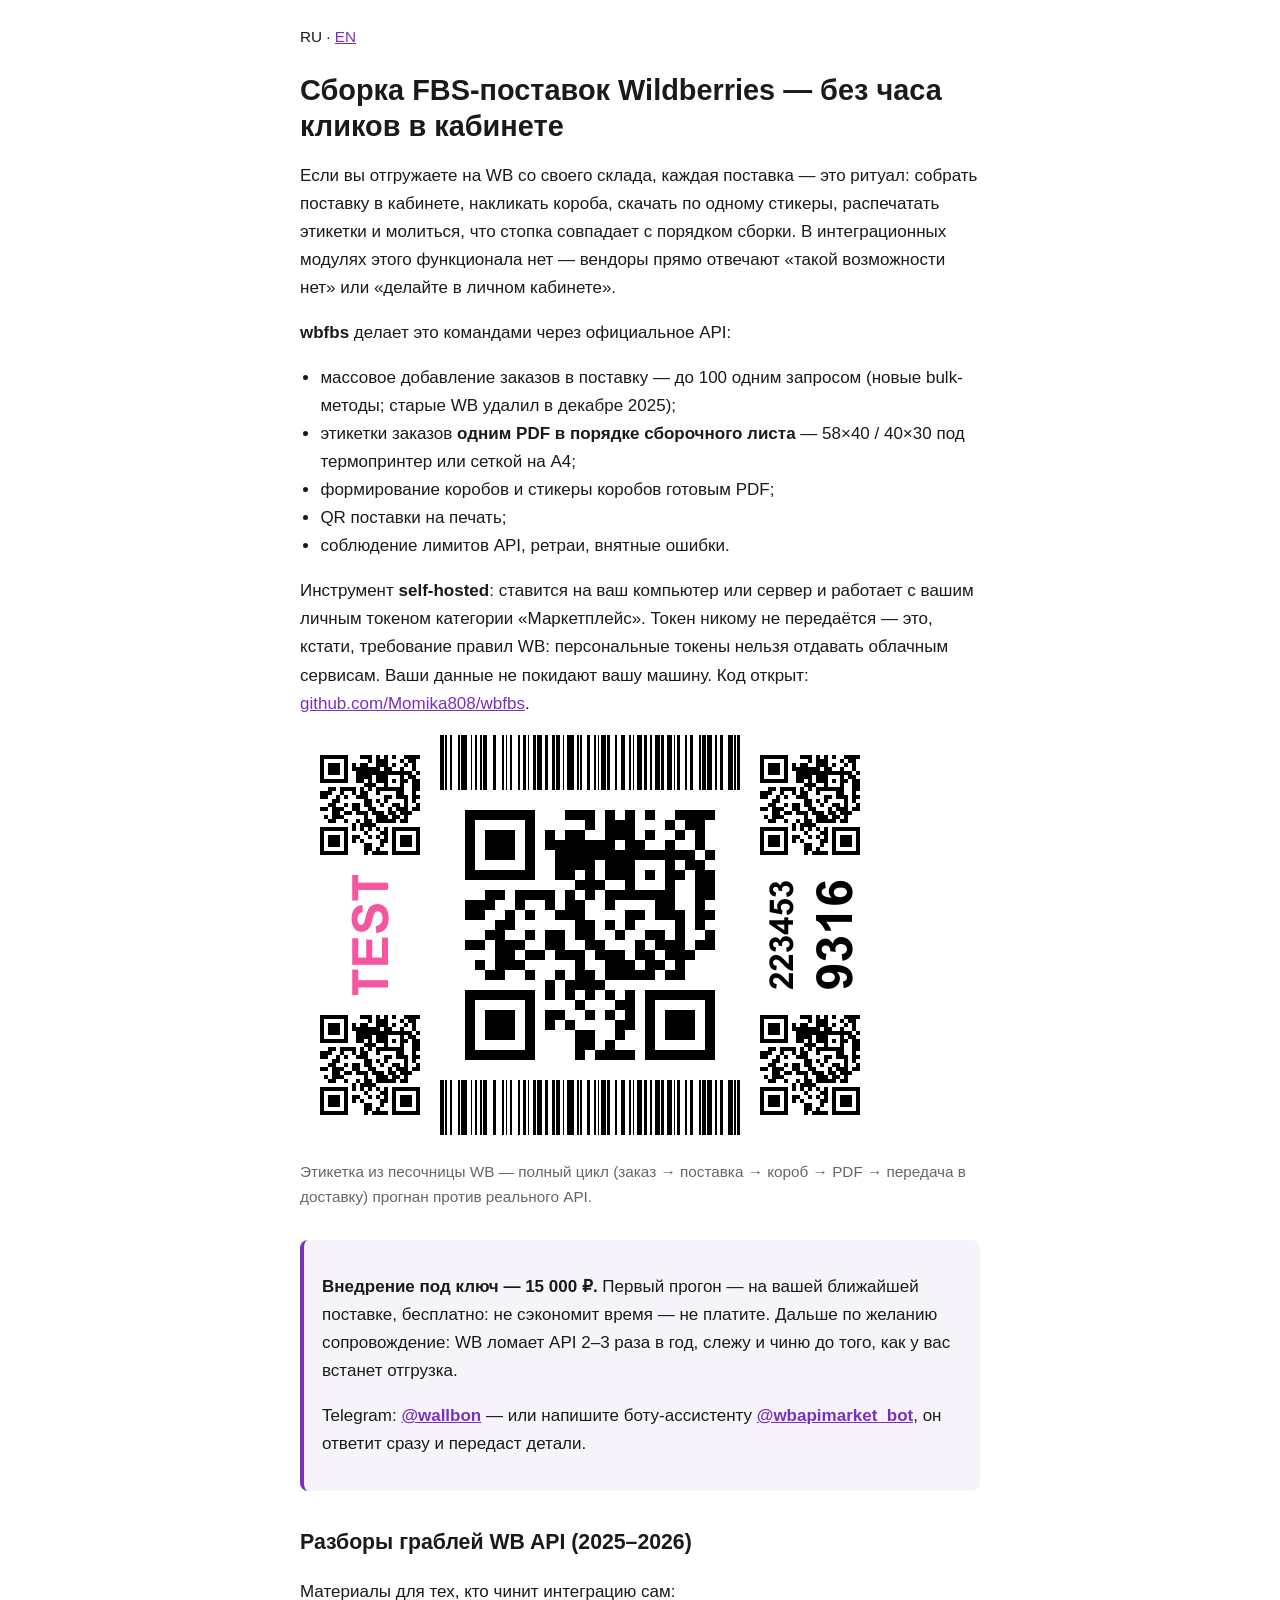
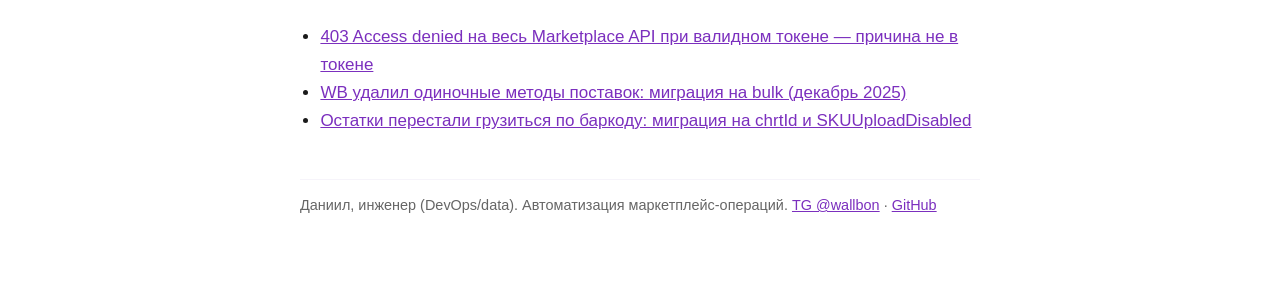
<file: docs/index.html>
<!DOCTYPE html>
<html lang="ru">
<head>
<meta charset="utf-8">
<meta name="viewport" content="width=device-width, initial-scale=1">
<title>Автоматизация FBS-поставок Wildberries: короба, этикетки, QR — wbfbs</title>
<meta name="description" content="Сборка FBS-поставки Wildberries без ручных кликов: формирование коробов, стикеры коробов, этикетки заказов одним PDF, QR поставки. Self-hosted инструмент через официальное API WB.">
<link rel="alternate" hreflang="en" href="en.html">
<link rel="stylesheet" href="style.css">
</head>
<body>
<nav>RU · <a href="en.html">EN</a></nav>
<h1>Сборка FBS-поставок Wildberries — без часа кликов в кабинете</h1>

<p>Если вы отгружаете на WB со своего склада, каждая поставка — это ритуал:
собрать поставку в кабинете, накликать короба, скачать по одному стикеры,
распечатать этикетки и молиться, что стопка совпадает с порядком сборки.
В интеграционных модулях этого функционала нет — вендоры прямо отвечают
«такой возможности нет» или «делайте в личном кабинете».</p>

<p><strong>wbfbs</strong> делает это командами через официальное API:</p>

<ul>
<li>массовое добавление заказов в поставку — до 100 одним запросом
(новые bulk-методы; старые WB удалил в декабре 2025);</li>
<li>этикетки заказов <strong>одним PDF в порядке сборочного листа</strong> —
58×40 / 40×30 под термопринтер или сеткой на А4;</li>
<li>формирование коробов и стикеры коробов готовым PDF;</li>
<li>QR поставки на печать;</li>
<li>соблюдение лимитов API, ретраи, внятные ошибки.</li>
</ul>

<p>Инструмент <strong>self-hosted</strong>: ставится на ваш компьютер или
сервер и работает с вашим личным токеном категории «Маркетплейс». Токен
никому не передаётся — это, кстати, требование правил WB: персональные
токены нельзя отдавать облачным сервисам. Ваши данные не покидают вашу
машину. Код открыт: <a href="https://github.com/Momika808/wbfbs">github.com/Momika808/wbfbs</a>.</p>

<img src="label.png" alt="Этикетка заказа Wildberries, полученная через API (песочница, пометка TEST)">
<p class="muted">Этикетка из песочницы WB — полный цикл (заказ → поставка →
короб → PDF → передача в доставку) прогнан против реального API.</p>

<div class="cta">
<p><strong>Внедрение под ключ — 15 000 ₽.</strong> Первый прогон — на вашей
ближайшей поставке, бесплатно: не сэкономит время — не платите. Дальше по
желанию сопровождение: WB ломает API 2–3 раза в год, слежу и чиню до того,
как у вас встанет отгрузка.</p>
<p>Telegram: <a href="https://t.me/wallbon">@wallbon</a> — или напишите
боту-ассистенту <a href="https://t.me/wbapimarket_bot">@wbapimarket_bot</a>,
он ответит сразу и передаст детали.</p>
</div>

<h2>Разборы граблей WB API (2025–2026)</h2>
<p>Материалы для тех, кто чинит интеграцию сам:</p>
<ul>
<li><a href="403-access-denied.html">403 Access denied на весь Marketplace API при валидном токене — причина не в токене</a></li>
<li><a href="bulk-orders.html">WB удалил одиночные методы поставок: миграция на bulk (декабрь 2025)</a></li>
<li><a href="chrtid-stocks.html">Остатки перестали грузиться по баркоду: миграция на chrtId и SKUUploadDisabled</a></li>
</ul>

<footer>Даниил, инженер (DevOps/data). Автоматизация маркетплейс-операций.
<a href="https://t.me/wallbon">TG @wallbon</a> ·
<a href="https://github.com/Momika808/wbfbs">GitHub</a></footer>
</body>
</html>
</file>
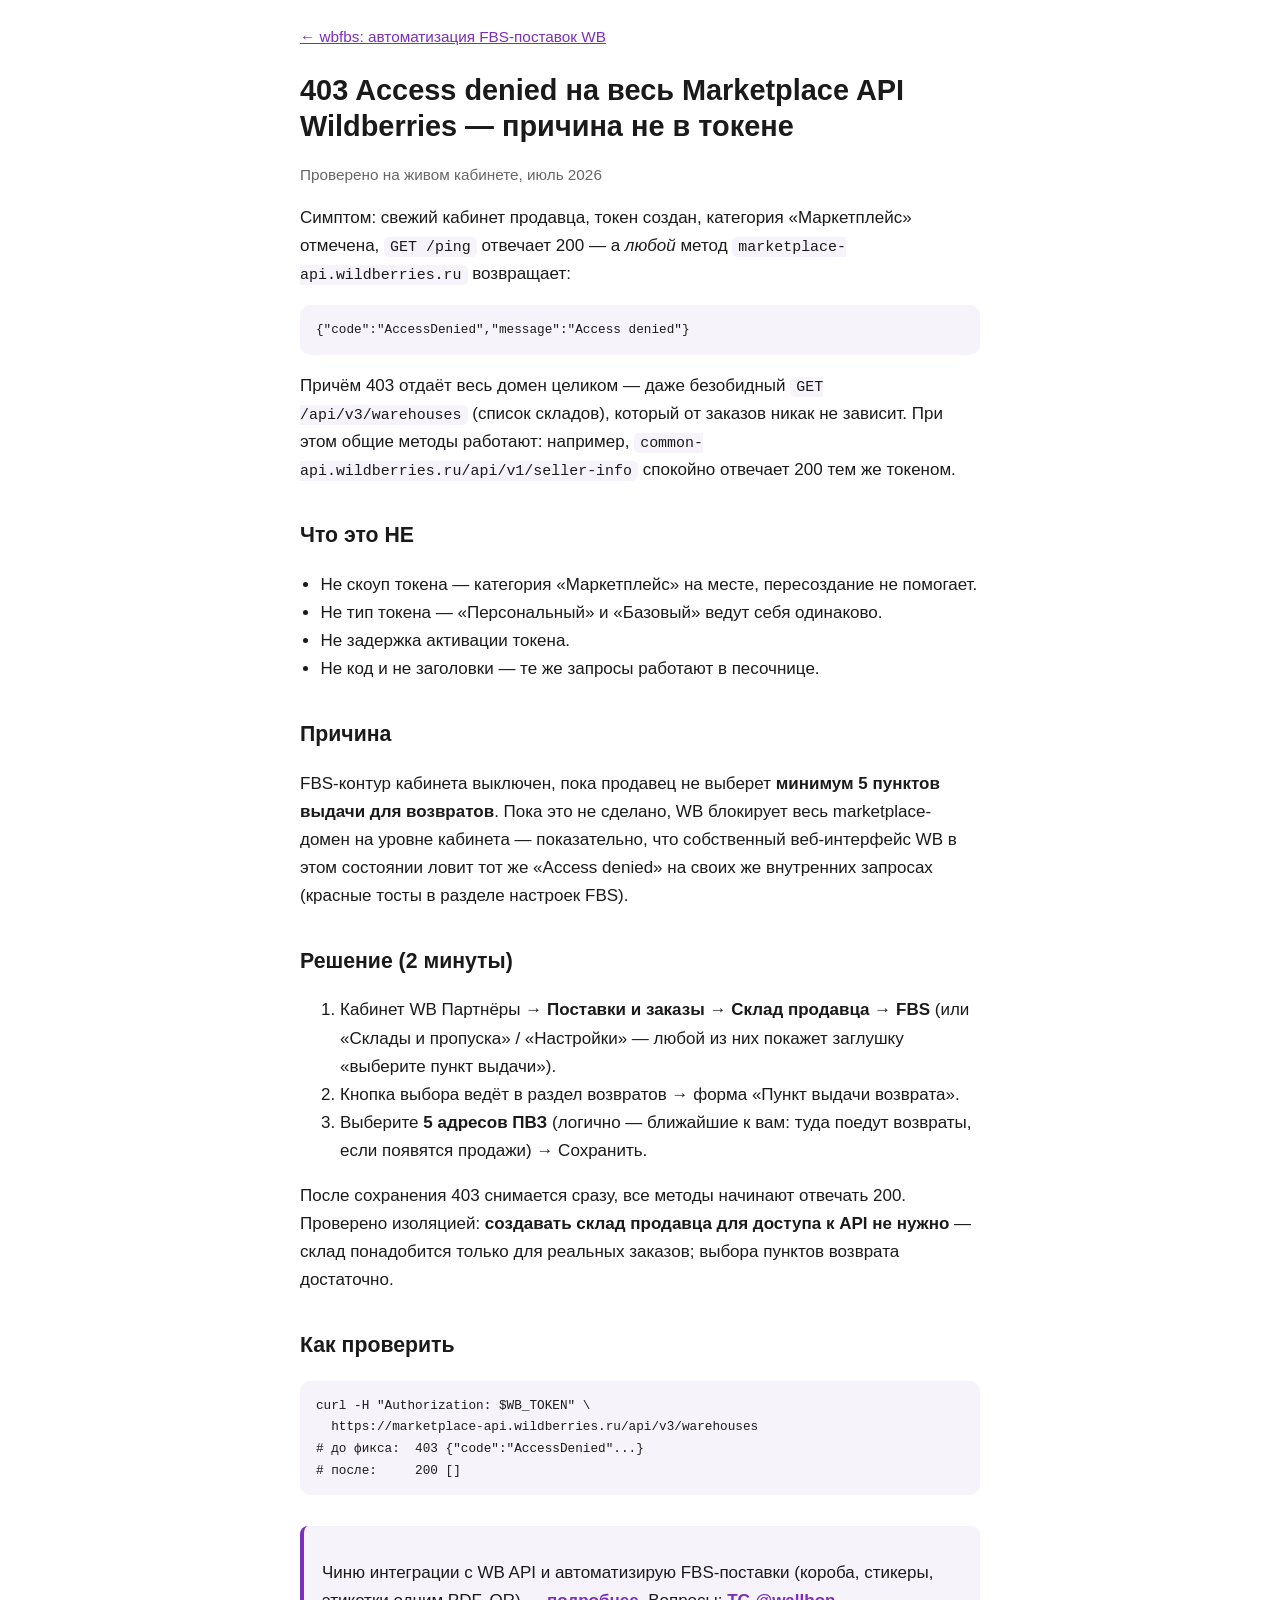
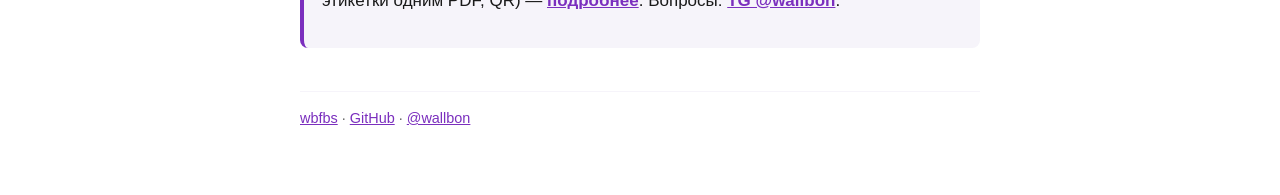
<file: docs/403-access-denied.html>
<!DOCTYPE html>
<html lang="ru">
<head>
<meta charset="utf-8">
<meta name="viewport" content="width=device-width, initial-scale=1">
<title>Wildberries API: 403 Access denied на все методы Marketplace при валидном токене — как починить</title>
<meta name="description" content="Новый кабинет WB отдаёт 403 AccessDenied на весь marketplace-api.wildberries.ru, хотя токен с категорией «Маркетплейс» создан правильно. Причина — не выбраны 5 пунктов возврата. Разбор с проверкой.">
<link rel="stylesheet" href="style.css">
</head>
<body>
<nav><a href="index.html">← wbfbs: автоматизация FBS-поставок WB</a></nav>

<h1>403 Access denied на весь Marketplace API Wildberries — причина не в токене</h1>
<p class="muted">Проверено на живом кабинете, июль 2026</p>

<p>Симптом: свежий кабинет продавца, токен создан, категория «Маркетплейс»
отмечена, <code>GET /ping</code> отвечает 200 — а <em>любой</em> метод
<code>marketplace-api.wildberries.ru</code> возвращает:</p>

<pre><code>{"code":"AccessDenied","message":"Access denied"}</code></pre>

<p>Причём 403 отдаёт весь домен целиком — даже безобидный
<code>GET /api/v3/warehouses</code> (список складов), который от заказов
никак не зависит. При этом общие методы работают: например,
<code>common-api.wildberries.ru/api/v1/seller-info</code> спокойно отвечает
200 тем же токеном.</p>

<h2>Что это НЕ</h2>
<ul>
<li>Не скоуп токена — категория «Маркетплейс» на месте, пересоздание не помогает.</li>
<li>Не тип токена — «Персональный» и «Базовый» ведут себя одинаково.</li>
<li>Не задержка активации токена.</li>
<li>Не код и не заголовки — те же запросы работают в песочнице.</li>
</ul>

<h2>Причина</h2>
<p>FBS-контур кабинета выключен, пока продавец не выберет <strong>минимум
5 пунктов выдачи для возвратов</strong>. Пока это не сделано, WB блокирует
весь marketplace-домен на уровне кабинета — показательно, что собственный
веб-интерфейс WB в этом состоянии ловит тот же «Access denied» на своих же
внутренних запросах (красные тосты в разделе настроек FBS).</p>

<h2>Решение (2 минуты)</h2>
<ol>
<li>Кабинет WB Партнёры → <strong>Поставки и заказы → Склад продавца → FBS</strong>
(или «Склады и пропуска» / «Настройки» — любой из них покажет заглушку
«выберите пункт выдачи»).</li>
<li>Кнопка выбора ведёт в раздел возвратов → форма «Пункт выдачи возврата».</li>
<li>Выберите <strong>5 адресов ПВЗ</strong> (логично — ближайшие к вам:
туда поедут возвраты, если появятся продажи) → Сохранить.</li>
</ol>

<p>После сохранения 403 снимается сразу, все методы начинают отвечать 200.
Проверено изоляцией: <strong>создавать склад продавца для доступа к API не
нужно</strong> — склад понадобится только для реальных заказов; выбора
пунктов возврата достаточно.</p>

<h2>Как проверить</h2>
<pre><code>curl -H "Authorization: $WB_TOKEN" \
  https://marketplace-api.wildberries.ru/api/v3/warehouses
# до фикса:  403 {"code":"AccessDenied"...}
# после:     200 []</code></pre>

<div class="cta">
<p>Чиню интеграции с WB API и автоматизирую FBS-поставки (короба, стикеры,
этикетки одним PDF, QR) — <a href="index.html">подробнее</a>.
Вопросы: <a href="https://t.me/wallbon">TG @wallbon</a>.</p>
</div>

<footer><a href="index.html">wbfbs</a> · <a href="https://github.com/Momika808/wbfbs">GitHub</a> · <a href="https://t.me/wallbon">@wallbon</a></footer>
</body>
</html>
</file>
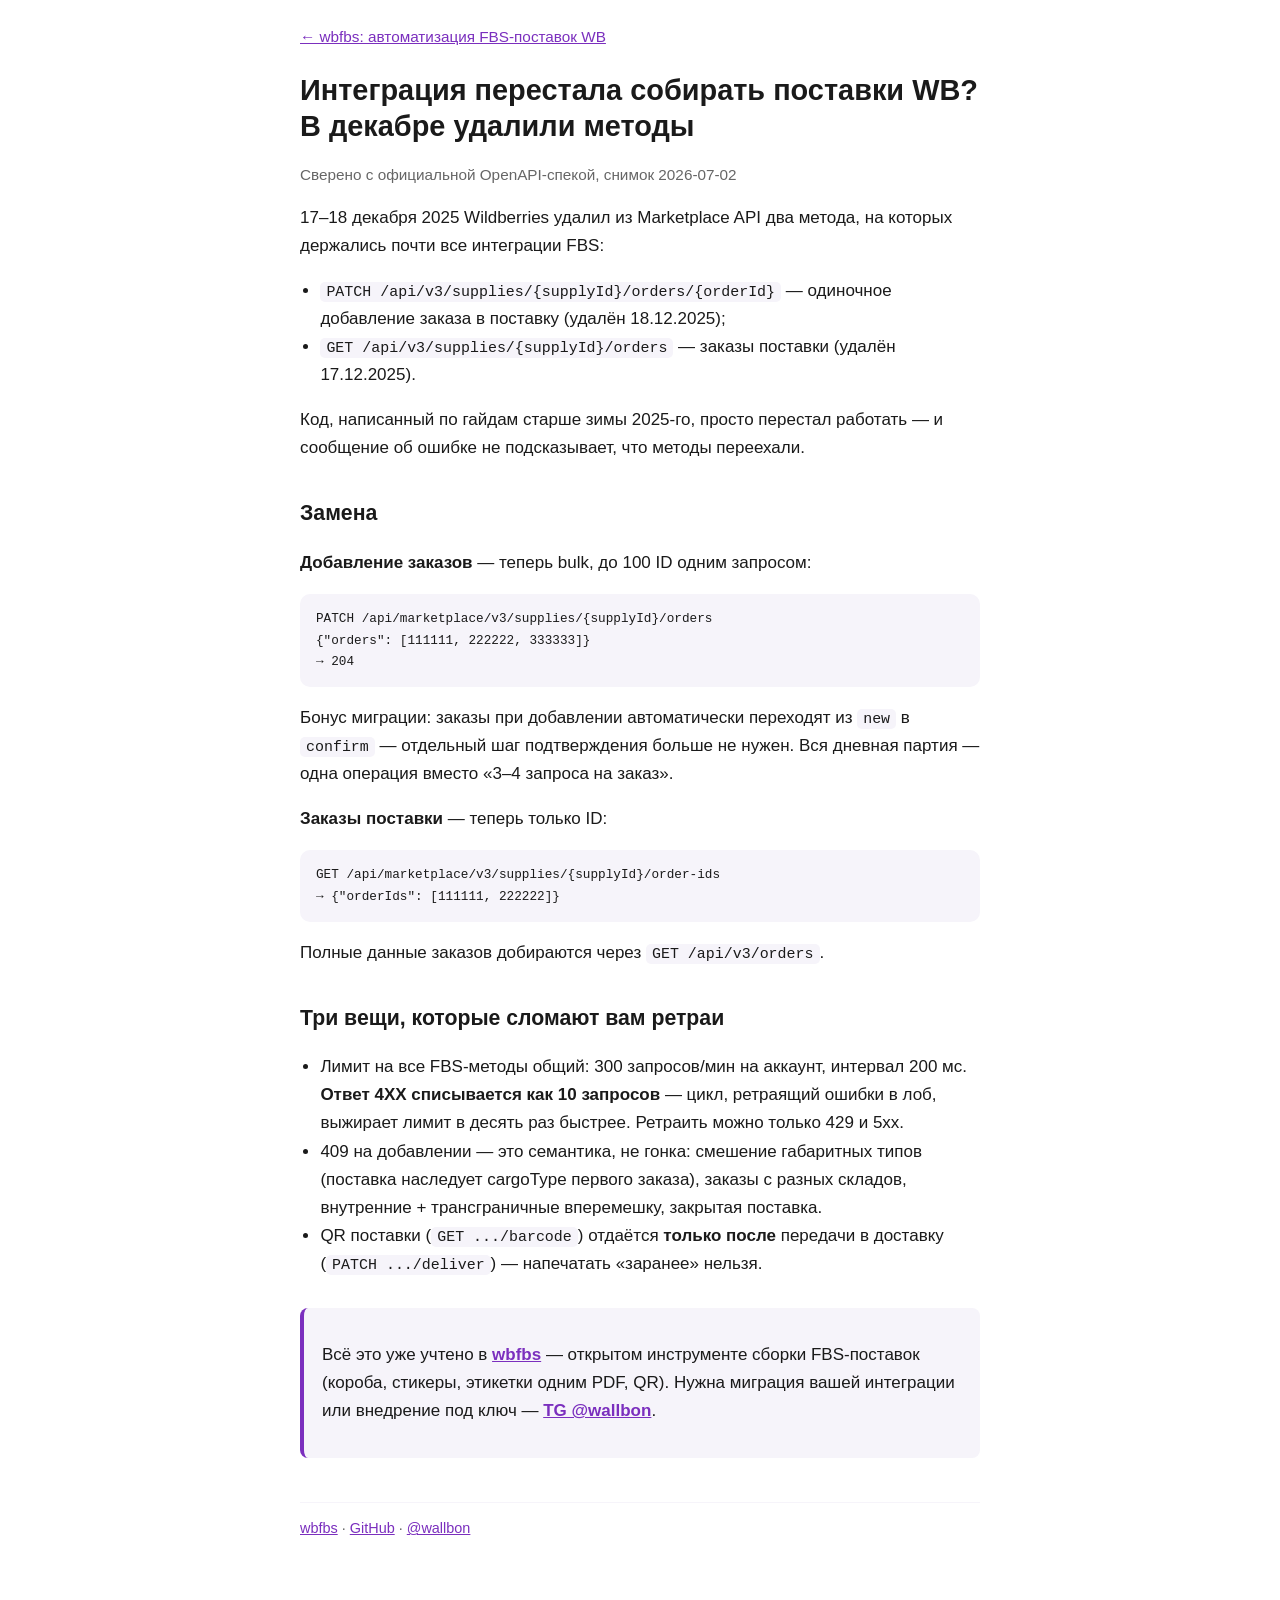
<file: docs/bulk-orders.html>
<!DOCTYPE html>
<html lang="ru">
<head>
<meta charset="utf-8">
<meta name="viewport" content="width=device-width, initial-scale=1">
<title>Wildberries удалил методы добавления заказов в поставку: миграция на bulk-методы (декабрь 2025)</title>
<meta name="description" content="PATCH /api/v3/supplies/{id}/orders/{orderId} и GET /api/v3/supplies/{id}/orders удалены из WB API 17–18.12.2025. Замена — bulk-методы /api/marketplace/v3: до 100 заказов одним запросом. Как мигрировать.">
<link rel="stylesheet" href="style.css">
</head>
<body>
<nav><a href="index.html">← wbfbs: автоматизация FBS-поставок WB</a></nav>

<h1>Интеграция перестала собирать поставки WB? В декабре удалили методы</h1>
<p class="muted">Сверено с официальной OpenAPI-спекой, снимок 2026-07-02</p>

<p>17–18 декабря 2025 Wildberries удалил из Marketplace API два метода,
на которых держались почти все интеграции FBS:</p>

<ul>
<li><code>PATCH /api/v3/supplies/{supplyId}/orders/{orderId}</code> —
одиночное добавление заказа в поставку (удалён 18.12.2025);</li>
<li><code>GET /api/v3/supplies/{supplyId}/orders</code> — заказы поставки
(удалён 17.12.2025).</li>
</ul>

<p>Код, написанный по гайдам старше зимы 2025-го, просто перестал работать —
и сообщение об ошибке не подсказывает, что методы переехали.</p>

<h2>Замена</h2>

<p><strong>Добавление заказов</strong> — теперь bulk, до 100 ID одним запросом:</p>
<pre><code>PATCH /api/marketplace/v3/supplies/{supplyId}/orders
{"orders": [111111, 222222, 333333]}
→ 204</code></pre>

<p>Бонус миграции: заказы при добавлении автоматически переходят из
<code>new</code> в <code>confirm</code> — отдельный шаг подтверждения больше
не нужен. Вся дневная партия — одна операция вместо «3–4 запроса на заказ».</p>

<p><strong>Заказы поставки</strong> — теперь только ID:</p>
<pre><code>GET /api/marketplace/v3/supplies/{supplyId}/order-ids
→ {"orderIds": [111111, 222222]}</code></pre>
<p>Полные данные заказов добираются через <code>GET /api/v3/orders</code>.</p>

<h2>Три вещи, которые сломают вам ретраи</h2>
<ul>
<li>Лимит на все FBS-методы общий: 300 запросов/мин на аккаунт, интервал
200 мс. <strong>Ответ 4XX списывается как 10 запросов</strong> — цикл,
ретраящий ошибки в лоб, выжирает лимит в десять раз быстрее. Ретраить
можно только 429 и 5xx.</li>
<li>409 на добавлении — это семантика, не гонка: смешение габаритных типов
(поставка наследует cargoType первого заказа), заказы с разных складов,
внутренние + трансграничные вперемешку, закрытая поставка.</li>
<li>QR поставки (<code>GET .../barcode</code>) отдаётся <strong>только после</strong>
передачи в доставку (<code>PATCH .../deliver</code>) — напечатать «заранее» нельзя.</li>
</ul>

<div class="cta">
<p>Всё это уже учтено в <a href="https://github.com/Momika808/wbfbs">wbfbs</a> —
открытом инструменте сборки FBS-поставок (короба, стикеры, этикетки одним
PDF, QR). Нужна миграция вашей интеграции или внедрение под ключ —
<a href="https://t.me/wallbon">TG @wallbon</a>.</p>
</div>

<footer><a href="index.html">wbfbs</a> · <a href="https://github.com/Momika808/wbfbs">GitHub</a> · <a href="https://t.me/wallbon">@wallbon</a></footer>
</body>
</html>
</file>
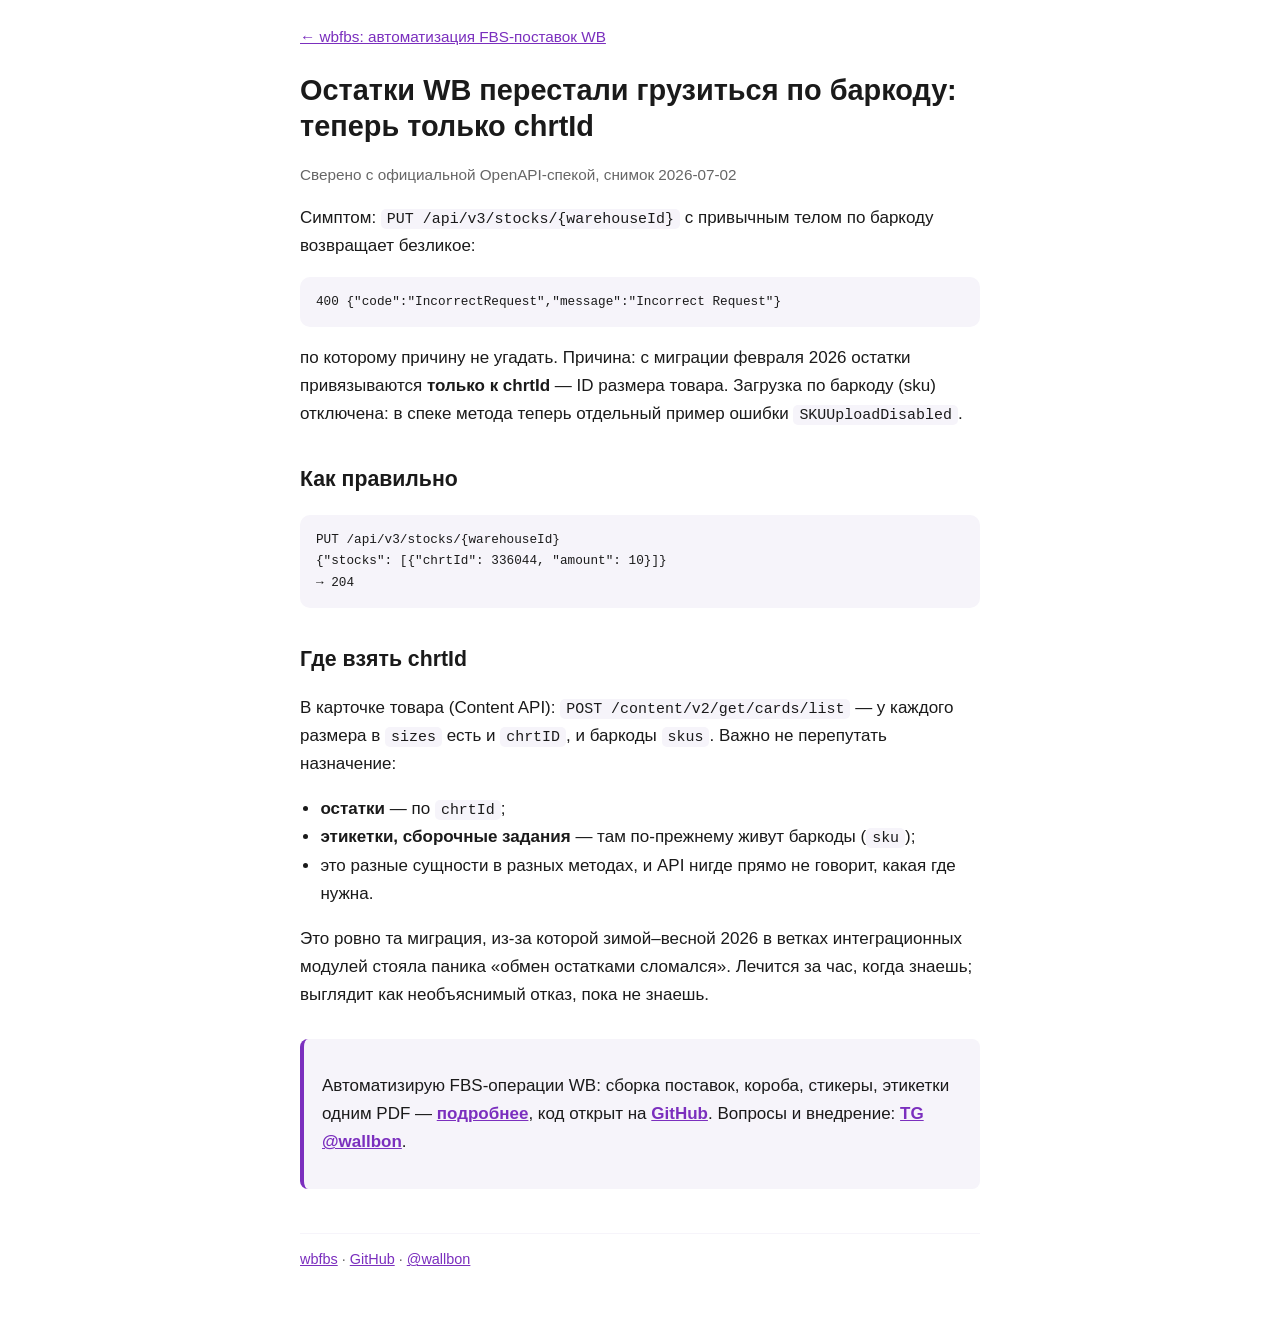
<file: docs/chrtid-stocks.html>
<!DOCTYPE html>
<html lang="ru">
<head>
<meta charset="utf-8">
<meta name="viewport" content="width=device-width, initial-scale=1">
<title>Wildberries: остатки не загружаются по баркоду — миграция на chrtId и ошибка SKUUploadDisabled</title>
<meta name="description" content="PUT /api/v3/stocks/{warehouseId} в WB API принимает только chrtId — загрузка остатков по баркоду (sku) отключена с февраля 2026. Ответ 400 IncorrectRequest. Где взять chrtId и как мигрировать.">
<link rel="stylesheet" href="style.css">
</head>
<body>
<nav><a href="index.html">← wbfbs: автоматизация FBS-поставок WB</a></nav>

<h1>Остатки WB перестали грузиться по баркоду: теперь только chrtId</h1>
<p class="muted">Сверено с официальной OpenAPI-спекой, снимок 2026-07-02</p>

<p>Симптом: <code>PUT /api/v3/stocks/{warehouseId}</code> с привычным телом
по баркоду возвращает безликое:</p>

<pre><code>400 {"code":"IncorrectRequest","message":"Incorrect Request"}</code></pre>

<p>по которому причину не угадать. Причина: с миграции февраля 2026 остатки
привязываются <strong>только к chrtId</strong> — ID размера товара. Загрузка
по баркоду (sku) отключена: в спеке метода теперь отдельный пример ошибки
<code>SKUUploadDisabled</code>.</p>

<h2>Как правильно</h2>
<pre><code>PUT /api/v3/stocks/{warehouseId}
{"stocks": [{"chrtId": 336044, "amount": 10}]}
→ 204</code></pre>

<h2>Где взять chrtId</h2>
<p>В карточке товара (Content API): <code>POST /content/v2/get/cards/list</code> —
у каждого размера в <code>sizes</code> есть и <code>chrtID</code>, и баркоды
<code>skus</code>. Важно не перепутать назначение:</p>

<ul>
<li><strong>остатки</strong> — по <code>chrtId</code>;</li>
<li><strong>этикетки, сборочные задания</strong> — там по-прежнему живут
баркоды (<code>sku</code>);</li>
<li>это разные сущности в разных методах, и API нигде прямо не говорит,
какая где нужна.</li>
</ul>

<p>Это ровно та миграция, из-за которой зимой–весной 2026 в ветках
интеграционных модулей стояла паника «обмен остатками сломался». Лечится
за час, когда знаешь; выглядит как необъяснимый отказ, пока не знаешь.</p>

<div class="cta">
<p>Автоматизирую FBS-операции WB: сборка поставок, короба, стикеры, этикетки
одним PDF — <a href="index.html">подробнее</a>, код открыт на
<a href="https://github.com/Momika808/wbfbs">GitHub</a>. Вопросы и внедрение:
<a href="https://t.me/wallbon">TG @wallbon</a>.</p>
</div>

<footer><a href="index.html">wbfbs</a> · <a href="https://github.com/Momika808/wbfbs">GitHub</a> · <a href="https://t.me/wallbon">@wallbon</a></footer>
</body>
</html>
</file>
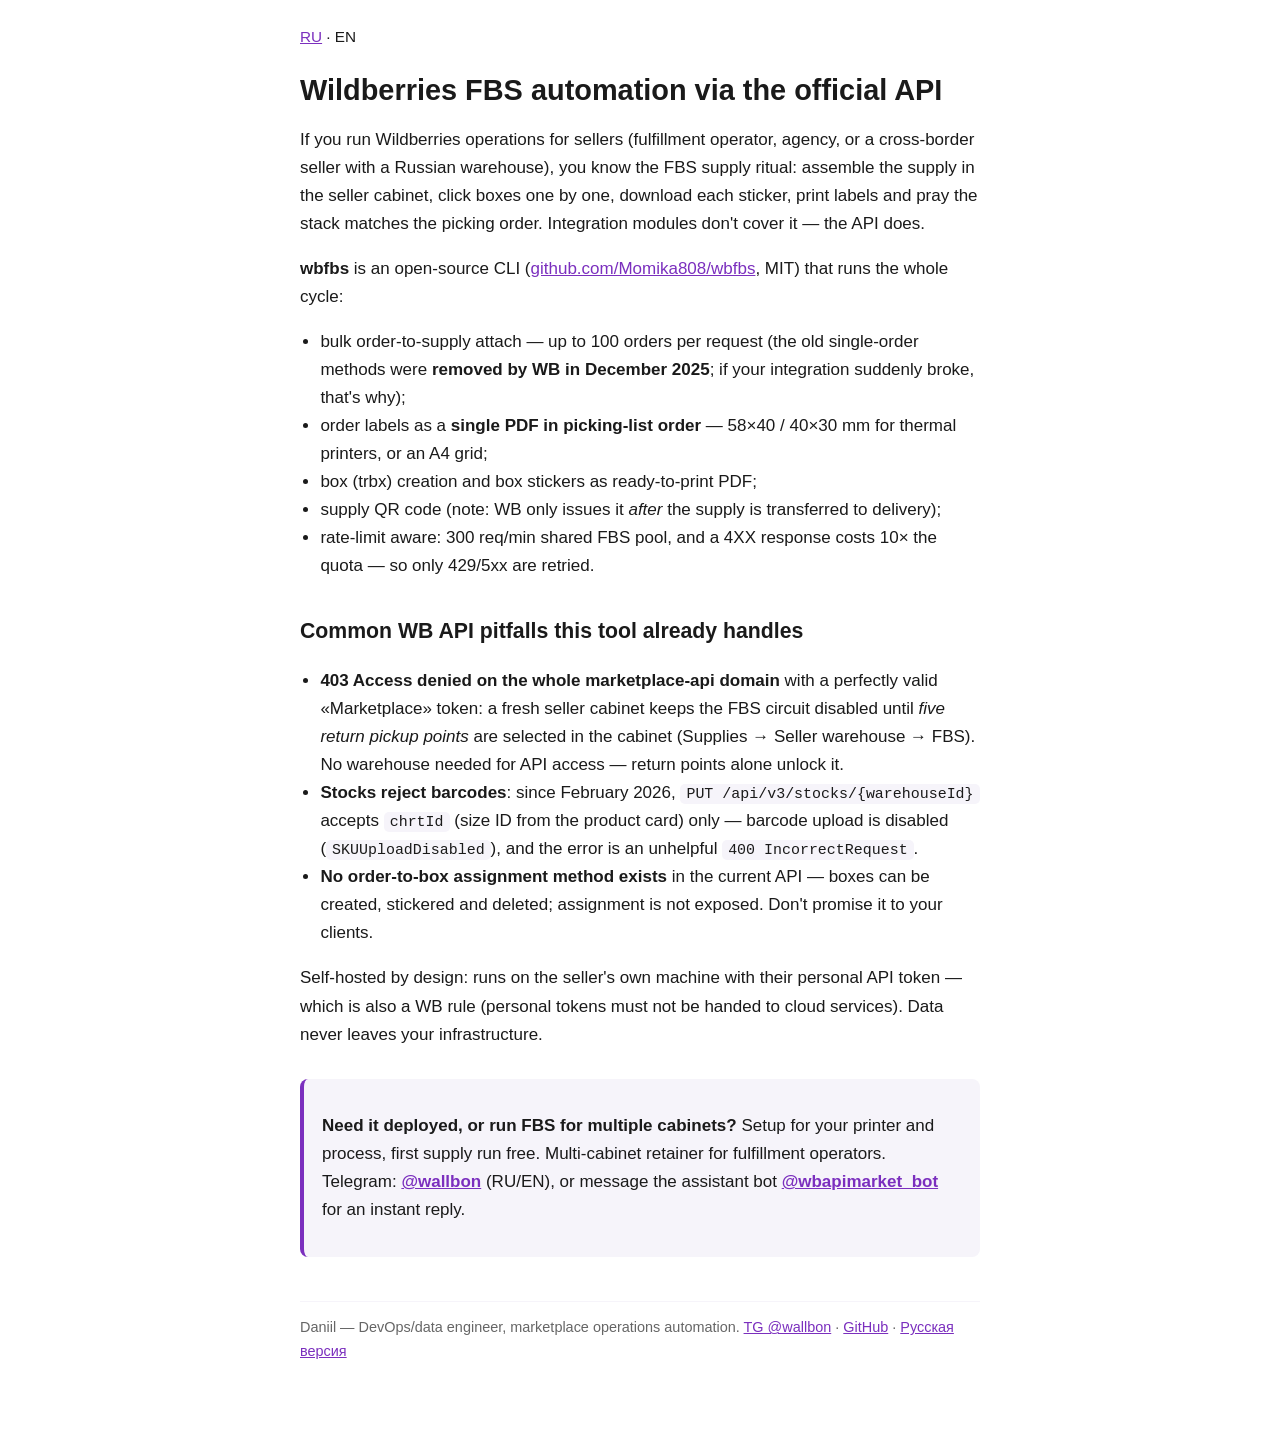
<file: docs/en.html>
<!DOCTYPE html>
<html lang="en">
<head>
<meta charset="utf-8">
<meta name="viewport" content="width=device-width, initial-scale=1">
<title>Wildberries FBS API automation: supply assembly, box stickers, labels PDF, QR — wbfbs</title>
<meta name="description" content="Automate Wildberries FBS supply assembly via the official Marketplace API: bulk order attach, box (trbx) creation, box stickers, order labels as a single PDF, supply QR. Plus fixes for 403 Access denied, deleted supply methods, and chrtId stocks migration.">
<link rel="alternate" hreflang="ru" href="index.html">
<link rel="stylesheet" href="style.css">
</head>
<body>
<nav><a href="index.html">RU</a> · EN</nav>

<h1>Wildberries FBS automation via the official API</h1>

<p>If you run Wildberries operations for sellers (fulfillment operator,
agency, or a cross-border seller with a Russian warehouse), you know the
FBS supply ritual: assemble the supply in the seller cabinet, click boxes
one by one, download each sticker, print labels and pray the stack matches
the picking order. Integration modules don't cover it — the API does.</p>

<p><strong>wbfbs</strong> is an open-source CLI
(<a href="https://github.com/Momika808/wbfbs">github.com/Momika808/wbfbs</a>, MIT)
that runs the whole cycle:</p>

<ul>
<li>bulk order-to-supply attach — up to 100 orders per request (the old
single-order methods were <strong>removed by WB in December 2025</strong>;
if your integration suddenly broke, that's why);</li>
<li>order labels as a <strong>single PDF in picking-list order</strong> —
58×40 / 40×30 mm for thermal printers, or an A4 grid;</li>
<li>box (trbx) creation and box stickers as ready-to-print PDF;</li>
<li>supply QR code (note: WB only issues it <em>after</em> the supply is
transferred to delivery);</li>
<li>rate-limit aware: 300 req/min shared FBS pool, and a 4XX response
costs 10× the quota — so only 429/5xx are retried.</li>
</ul>

<h2>Common WB API pitfalls this tool already handles</h2>

<ul>
<li><strong>403 Access denied on the whole marketplace-api domain</strong>
with a perfectly valid «Marketplace» token: a fresh seller cabinet keeps
the FBS circuit disabled until <em>five return pickup points</em> are
selected in the cabinet (Supplies → Seller warehouse → FBS). No warehouse
needed for API access — return points alone unlock it.</li>
<li><strong>Stocks reject barcodes</strong>: since February 2026,
<code>PUT /api/v3/stocks/{warehouseId}</code> accepts <code>chrtId</code>
(size ID from the product card) only — barcode upload is disabled
(<code>SKUUploadDisabled</code>), and the error is an unhelpful
<code>400 IncorrectRequest</code>.</li>
<li><strong>No order-to-box assignment method exists</strong> in the
current API — boxes can be created, stickered and deleted; assignment
is not exposed. Don't promise it to your clients.</li>
</ul>

<p>Self-hosted by design: runs on the seller's own machine with their
personal API token — which is also a WB rule (personal tokens must not be
handed to cloud services). Data never leaves your infrastructure.</p>

<div class="cta">
<p><strong>Need it deployed, or run FBS for multiple cabinets?</strong>
Setup for your printer and process, first supply run free. Multi-cabinet
retainer for fulfillment operators. Telegram:
<a href="https://t.me/wallbon">@wallbon</a> (RU/EN), or message the assistant
bot <a href="https://t.me/wbapimarket_bot">@wbapimarket_bot</a> for an instant
reply.</p>
</div>

<footer>Daniil — DevOps/data engineer, marketplace operations automation.
<a href="https://t.me/wallbon">TG @wallbon</a> ·
<a href="https://github.com/Momika808/wbfbs">GitHub</a> ·
<a href="index.html">Русская версия</a></footer>
</body>
</html>
</file>
<file: docs/style.css>
:root { --fg: #1a1a1a; --bg: #ffffff; --accent: #7b2fbe; --muted: #666; --card: #f6f4fa; }
@media (prefers-color-scheme: dark) {
  :root { --fg: #e8e8e8; --bg: #16151a; --accent: #b07ae0; --muted: #9a9a9a; --card: #201e27; }
}
* { box-sizing: border-box; }
body { margin: 0 auto; max-width: 720px; padding: 24px 20px 64px; font: 17px/1.65 -apple-system, "Segoe UI", Roboto, sans-serif; color: var(--fg); background: var(--bg); }
h1 { font-size: 1.7em; line-height: 1.25; margin: 0.4em 0 0.6em; }
h2 { font-size: 1.25em; margin-top: 1.6em; }
a { color: var(--accent); }
code { background: var(--card); padding: 2px 6px; border-radius: 5px; font-size: 0.88em; }
pre { background: var(--card); padding: 14px 16px; border-radius: 10px; overflow-x: auto; font-size: 0.85em; line-height: 1.5; }
pre code { background: none; padding: 0; }
.cta { background: var(--card); border-left: 4px solid var(--accent); padding: 16px 18px; border-radius: 8px; margin: 1.8em 0; }
.cta a { font-weight: 600; }
.muted { color: var(--muted); font-size: 0.9em; }
nav { font-size: 0.9em; margin-bottom: 1.5em; }
img { max-width: 100%; border-radius: 10px; }
ul { padding-left: 1.2em; }
footer { margin-top: 3em; padding-top: 1em; border-top: 1px solid var(--card); font-size: 0.85em; color: var(--muted); }
</file>
